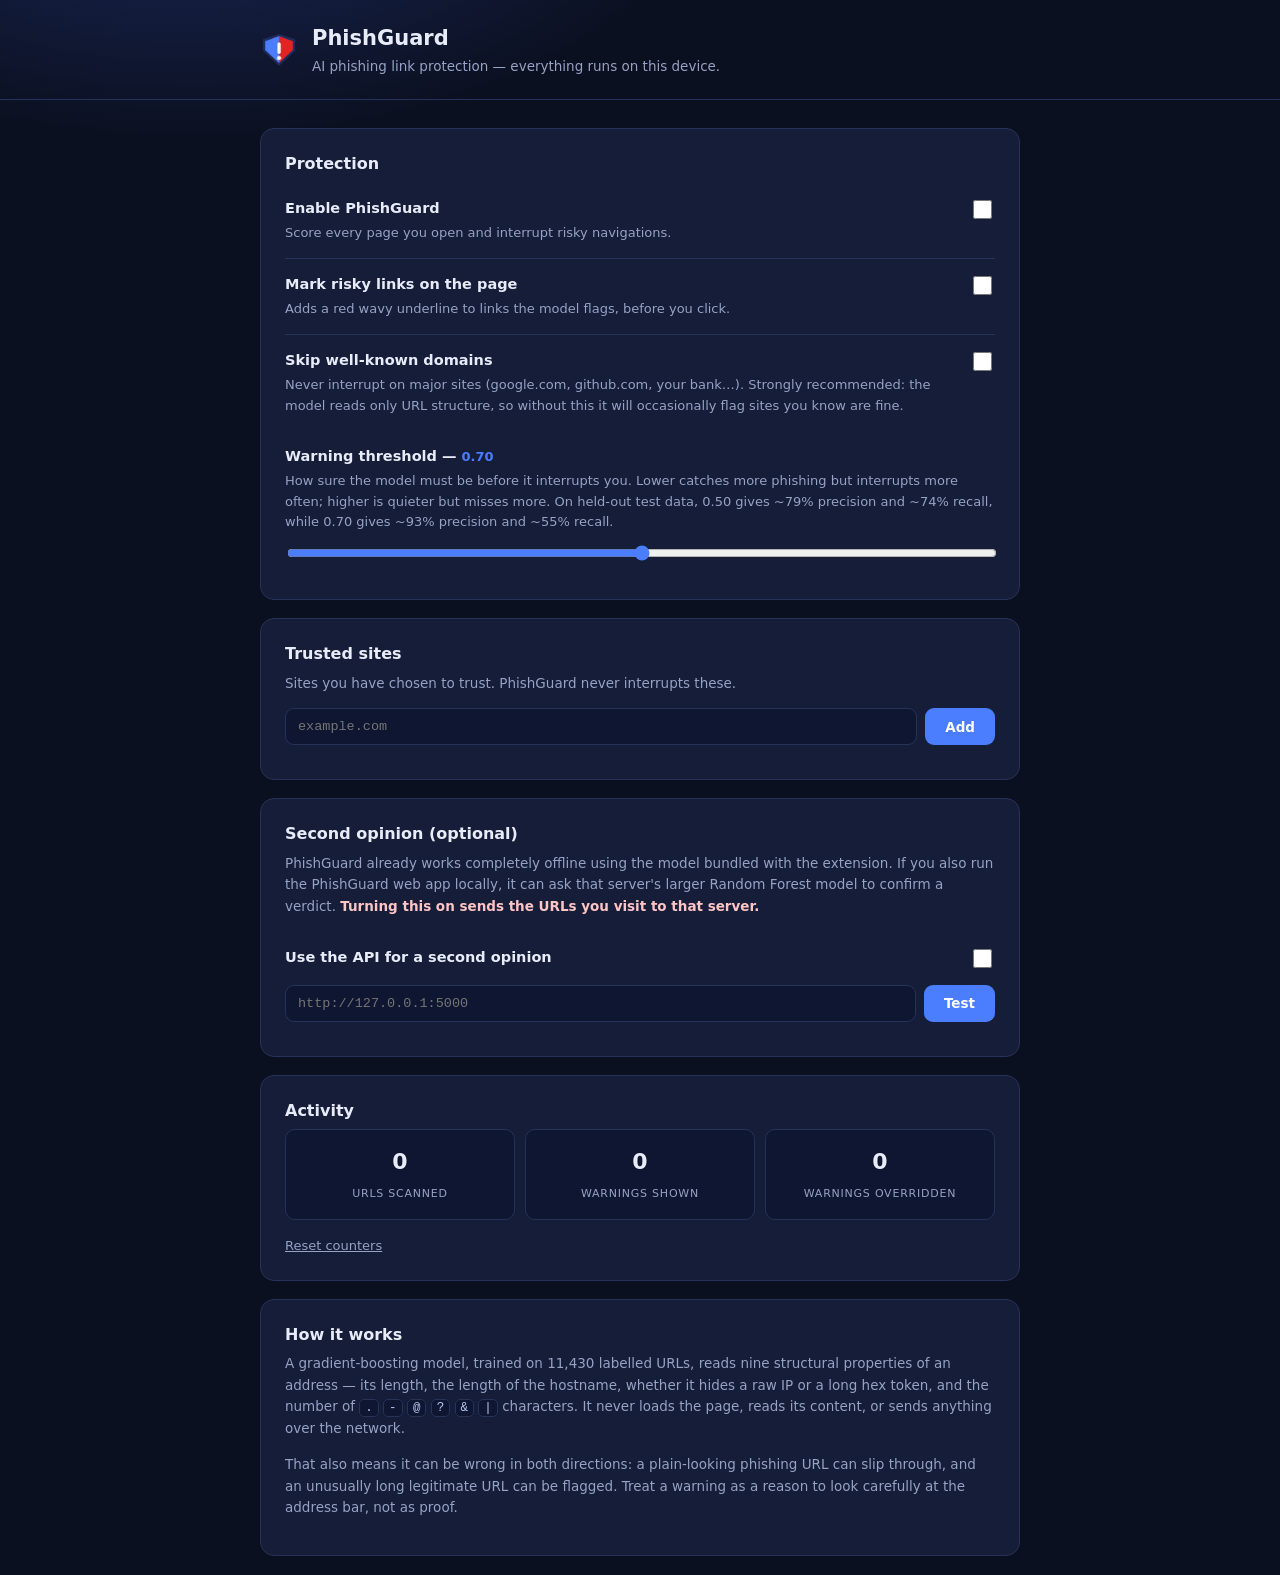
<file: extension/options.html>
<!DOCTYPE html>
<html lang="en">
<head>
<meta charset="utf-8">
<meta name="viewport" content="width=device-width, initial-scale=1">
<title>PhishGuard — Options</title>
<link rel="stylesheet" href="options.css">
</head>
<body>

<header class="head">
  <div class="wrap">
    <img src="icons/icon48.png" alt="" width="38" height="38">
    <div>
      <h1>PhishGuard</h1>
      <p>AI phishing link protection — everything runs on this device.</p>
    </div>
  </div>
</header>

<main class="wrap">

  <div id="welcome" class="welcome hidden">
    <strong>PhishGuard is installed.</strong>
    Browse as usual — you will only hear from it when a link looks like a
    phishing site. Nothing you visit is ever uploaded.
  </div>

  <section class="card">
    <h2>Protection</h2>

    <label class="row">
      <span>
        <b>Enable PhishGuard</b>
        <em>Score every page you open and interrupt risky navigations.</em>
      </span>
      <input type="checkbox" id="enabled">
    </label>

    <label class="row">
      <span>
        <b>Mark risky links on the page</b>
        <em>Adds a red wavy underline to links the model flags, before you click.</em>
      </span>
      <input type="checkbox" id="highlightLinks">
    </label>

    <label class="row">
      <span>
        <b>Skip well-known domains</b>
        <em>Never interrupt on major sites (google.com, github.com, your bank…).
            Strongly recommended: the model reads only URL structure, so without
            this it will occasionally flag sites you know are fine.</em>
      </span>
      <input type="checkbox" id="useAllowlist">
    </label>

    <div class="row block">
      <span>
        <b>Warning threshold — <em id="thresholdValue">0.70</em></b>
        <em>How sure the model must be before it interrupts you. Lower catches
            more phishing but interrupts more often; higher is quieter but
            misses more. On held-out test data, 0.50 gives ~79% precision and
            ~74% recall, while 0.70 gives ~93% precision and ~55% recall.</em>
      </span>
      <input type="range" id="threshold" min="0.3" max="0.9" step="0.05">
    </div>
  </section>

  <section class="card">
    <h2>Trusted sites</h2>
    <p class="muted">
      Sites you have chosen to trust. PhishGuard never interrupts these.
    </p>
    <div class="addrow">
      <input type="text" id="newDomain" placeholder="example.com" spellcheck="false">
      <button id="addDomain" type="button">Add</button>
    </div>
    <ul id="allowlist" class="chips"></ul>
  </section>

  <section class="card">
    <h2>Second opinion (optional)</h2>
    <p class="muted">
      PhishGuard already works completely offline using the model bundled with
      the extension. If you also run the PhishGuard web app locally, it can ask
      that server's larger Random Forest model to confirm a verdict.
      <strong>Turning this on sends the URLs you visit to that server.</strong>
    </p>

    <label class="row">
      <span><b>Use the API for a second opinion</b></span>
      <input type="checkbox" id="useApi">
    </label>

    <div class="addrow">
      <input type="text" id="apiUrl" placeholder="http://127.0.0.1:5000" spellcheck="false">
      <button id="testApi" type="button">Test</button>
    </div>
    <p id="apiStatus" class="status"></p>
  </section>

  <section class="card">
    <h2>Activity</h2>
    <div class="stats">
      <div><b id="statScanned">0</b><span>URLs scanned</span></div>
      <div><b id="statBlocked">0</b><span>Warnings shown</span></div>
      <div><b id="statProceeded">0</b><span>Warnings overridden</span></div>
    </div>
    <button id="resetStats" class="linkbtn" type="button">Reset counters</button>
  </section>

  <section class="card">
    <h2>How it works</h2>
    <p class="muted">
      A gradient-boosting model, trained on 11,430 labelled URLs, reads nine
      structural properties of an address — its length, the length of the
      hostname, whether it hides a raw IP or a long hex token, and the number of
      <code>.</code> <code>-</code> <code>@</code> <code>?</code> <code>&amp;</code>
      <code>|</code> characters. It never loads the page, reads its content, or
      sends anything over the network.
    </p>
    <p class="muted">
      That also means it can be wrong in both directions: a plain-looking
      phishing URL can slip through, and an unusually long legitimate URL can be
      flagged. Treat a warning as a reason to look carefully at the address bar,
      not as proof.
    </p>
  </section>

  <p class="save-note" id="saveNote">Saved</p>
</main>

<script src="options.js"></script>
</body>
</html>
</file>
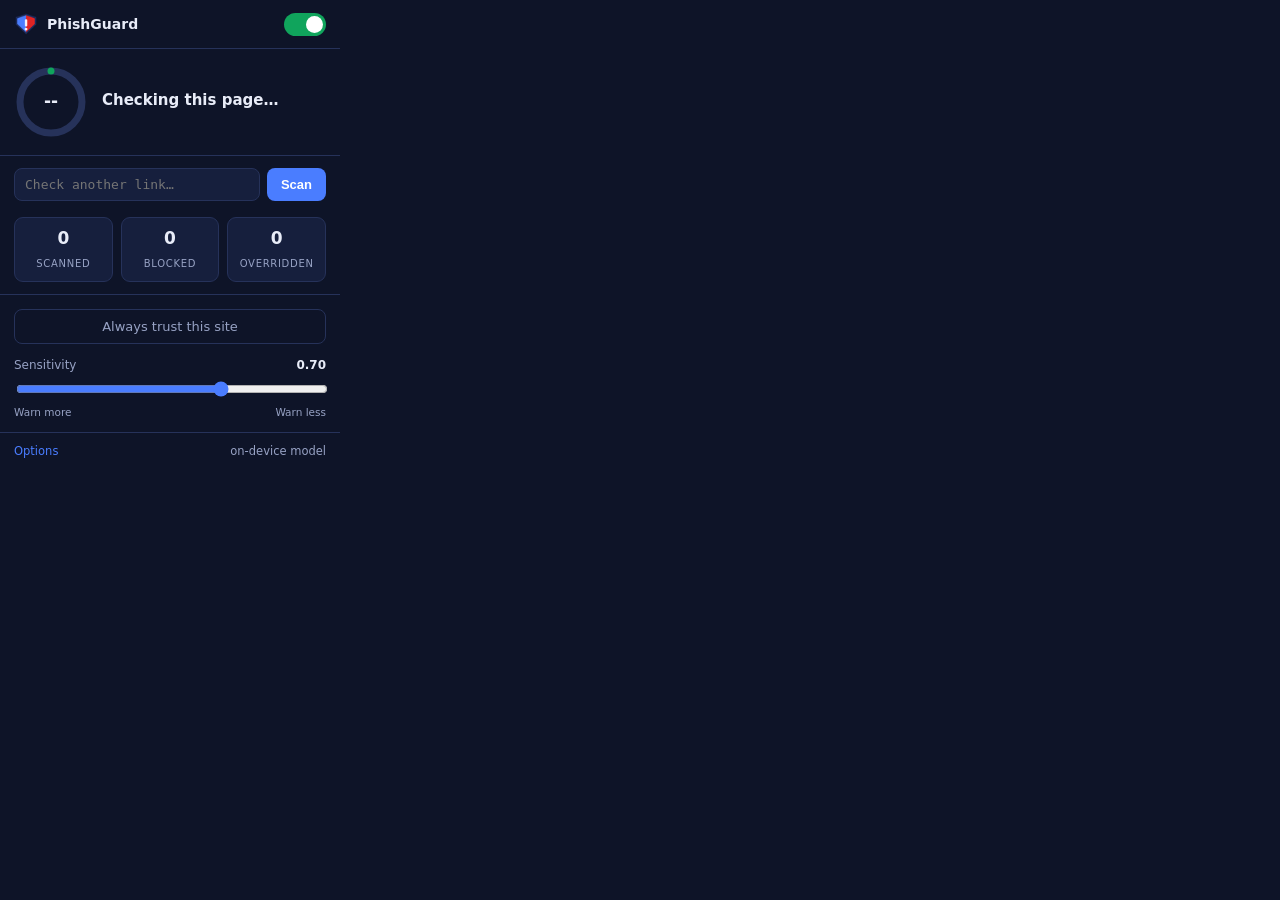
<file: extension/popup.html>
<!DOCTYPE html>
<html lang="en">
<head>
<meta charset="utf-8">
<title>PhishGuard</title>
<link rel="stylesheet" href="popup.css">
</head>
<body>

<header class="head">
  <div class="brand">
    <img src="icons/icon32.png" alt="" width="24" height="24">
    <span>PhishGuard</span>
  </div>
  <label class="switch" title="Turn protection on or off">
    <input type="checkbox" id="toggle-enabled" checked>
    <span class="slider"></span>
  </label>
</header>

<section id="current" class="current">
  <div class="ring">
    <svg width="74" height="74" viewBox="0 0 74 74">
      <circle cx="37" cy="37" r="31" fill="none" stroke="#26325a" stroke-width="7"/>
      <circle id="ring-fill" cx="37" cy="37" r="31" fill="none" stroke="#10a45c"
              stroke-width="7" stroke-linecap="round"
              stroke-dasharray="0 999" transform="rotate(-90 37 37)"/>
    </svg>
    <b id="ring-score">--</b>
  </div>
  <div class="current-text">
    <strong id="verdict-title">Checking this page…</strong>
    <span id="verdict-host"></span>
    <span id="verdict-note" class="note"></span>
  </div>
</section>

<section class="scanbox">
  <input id="manual-url" type="text" placeholder="Check another link…" spellcheck="false">
  <button id="manual-btn" type="button">Scan</button>
</section>
<div id="manual-result" class="manual-result hidden"></div>

<section class="stats">
  <div><b id="stat-scanned">0</b><span>Scanned</span></div>
  <div><b id="stat-blocked">0</b><span>Blocked</span></div>
  <div><b id="stat-proceeded">0</b><span>Overridden</span></div>
</section>

<section class="controls">
  <button id="btn-trust" class="ghost" type="button">Always trust this site</button>
  <div class="threshold">
    <label for="threshold">Sensitivity
      <em id="threshold-value">0.70</em>
    </label>
    <input type="range" id="threshold" min="0.3" max="0.9" step="0.05" value="0.7">
    <div class="scale"><span>Warn more</span><span>Warn less</span></div>
  </div>
</section>

<footer class="foot">
  <a href="#" id="open-options">Options</a>
  <span id="model-note">on-device model</span>
</footer>

<script src="lib/features.js"></script>
<script src="popup.js"></script>
</body>
</html>
</file>
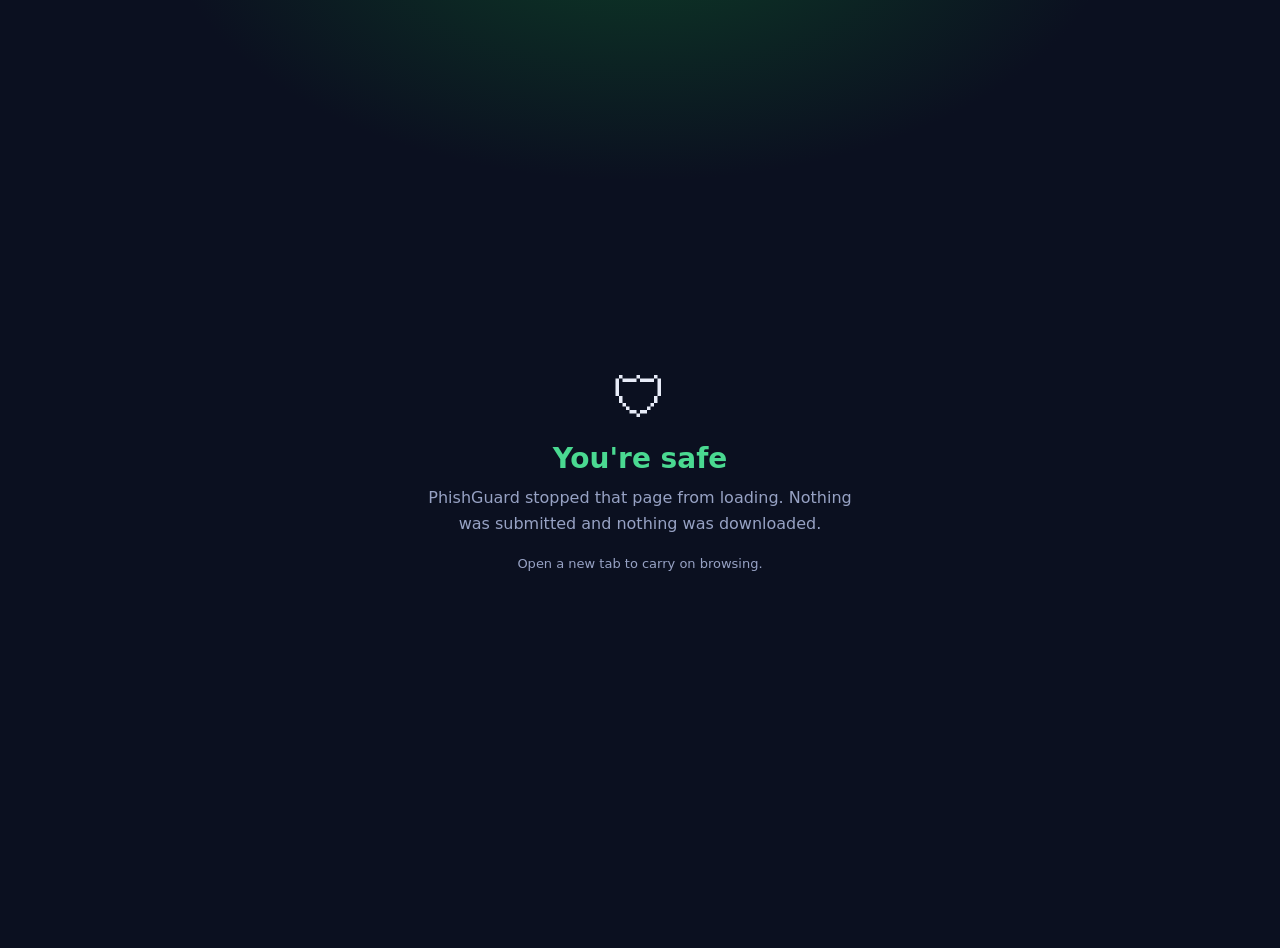
<file: extension/safe.html>
<!DOCTYPE html>
<html lang="en">
<head>
<meta charset="utf-8">
<meta name="viewport" content="width=device-width, initial-scale=1">
<title>You're safe — PhishGuard</title>
<style>
  body { margin:0; min-height:100vh; display:grid; place-items:center;
    background: radial-gradient(800px 460px at 50% -10%, #0d3d27 0%, transparent 60%), #0b1020;
    color:#e8ecf8; font-family:"Segoe UI",system-ui,-apple-system,Roboto,Arial,sans-serif;
    text-align:center; padding:24px; }
  .icon { font-size:56px; }
  h1 { margin:12px 0 10px; font-size:28px; color:#4ad991; }
  p { color:#97a2c4; max-width:440px; margin:0 auto 8px; line-height:1.6; }
  .hint { font-size:13px; margin-top:18px; }
</style>
</head>
<body>
  <div>
    <div class="icon">&#128737;</div>
    <h1>You're safe</h1>
    <p>PhishGuard stopped that page from loading. Nothing was submitted and
       nothing was downloaded.</p>
    <p class="hint">Open a new tab to carry on browsing.</p>
  </div>
</body>
</html>
</file>
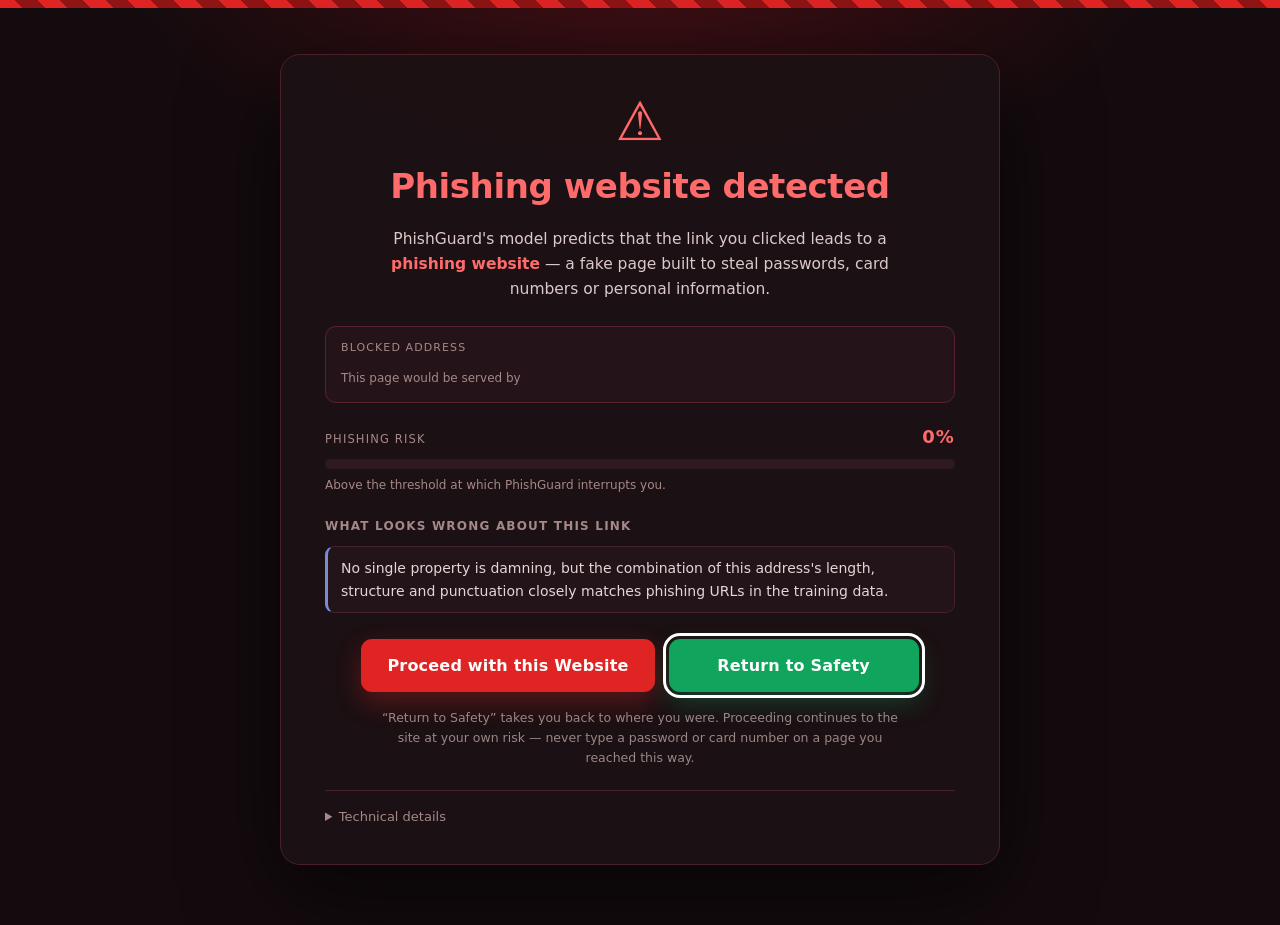
<file: extension/warning.html>
<!DOCTYPE html>
<html lang="en">
<head>
<meta charset="utf-8">
<meta name="viewport" content="width=device-width, initial-scale=1">
<title>Phishing website blocked — PhishGuard</title>
<link rel="stylesheet" href="warning.css">
</head>
<body>

<div class="stripe"></div>

<main class="shell">
  <div class="card">
    <div class="icon">&#9888;</div>

    <h1>Phishing website detected</h1>

    <p class="lead">
      PhishGuard's model predicts that the link you clicked leads to a
      <strong>phishing website</strong> — a fake page built to steal passwords,
      card numbers or personal information.
    </p>

    <div class="urlbox">
      <span class="urlbox-label">Blocked address</span>
      <code id="blocked-url">&nbsp;</code>
      <span class="urlbox-host" id="blocked-host"></span>
    </div>

    <div class="meter">
      <div class="meter-head">
        <span>Phishing risk</span>
        <strong id="risk-score">0%</strong>
      </div>
      <div class="bar"><i id="risk-fill"></i></div>
      <div class="meter-foot" id="risk-note"></div>
    </div>

    <section class="why">
      <h2>What looks wrong about this link</h2>
      <ul id="reasons"></ul>
    </section>

    <div class="actions">
      <button id="btn-proceed" class="btn btn-danger" type="button">
        Proceed with this Website
      </button>
      <button id="btn-safety" class="btn btn-safe" type="button">
        Return to Safety
      </button>
    </div>

    <p class="hint">
      &ldquo;Return to Safety&rdquo; takes you back to where you were.
      Proceeding continues to the site at your own risk — never type a
      password or card number on a page you reached this way.
    </p>

    <details class="details">
      <summary>Technical details</summary>
      <table id="feature-table"></table>
      <p class="fineprint">
        Scored on this device by a gradient-boosting model trained on 11,430
        labelled URLs. No part of your browsing was sent anywhere.
      </p>
      <button id="btn-trust" class="linkbtn" type="button">
        This site is safe — never warn me about it again
      </button>
    </details>
  </div>
</main>

<script src="lib/features.js"></script>
<script src="warning.js"></script>
</body>
</html>
</file>
<file: extension/options.css>
/* PhishGuard — options page */

:root {
  --bg: #0b1020;
  --panel: #151d38;
  --line: #26325a;
  --text: #e8ecf8;
  --muted: #97a2c4;
  --accent: #4a7dff;
  --safe: #10a45c;
  --danger: #e02424;
}

* { box-sizing: border-box; }

body {
  margin: 0;
  background:
    radial-gradient(900px 500px at 15% -10%, #1b2a5e 0%, transparent 60%),
    var(--bg);
  color: var(--text);
  font-family: "Segoe UI", system-ui, -apple-system, Roboto, Arial, sans-serif;
  line-height: 1.6;
  min-height: 100vh;
}

.wrap { width: min(760px, 92vw); margin: 0 auto; }

.head { border-bottom: 1px solid var(--line); padding: 22px 0; margin-bottom: 28px; }
.head .wrap { display: flex; align-items: center; gap: 14px; }
.head h1 { margin: 0; font-size: 21px; }
.head p { margin: 0; color: var(--muted); font-size: 13.5px; }

.welcome {
  background: rgba(16, 164, 92, .10); border: 1px solid #1c6b45;
  border-radius: 12px; padding: 14px 18px; margin-bottom: 20px; font-size: 14px;
}
.welcome strong { color: #6ee7a8; }
.hidden { display: none !important; }

.card {
  background: var(--panel); border: 1px solid var(--line);
  border-radius: 14px; padding: 22px 24px; margin-bottom: 18px;
}
.card h2 { margin: 0 0 6px; font-size: 16px; }
.muted { color: var(--muted); font-size: 13.5px; margin: 0 0 14px; }
.muted strong { color: #ffc4c4; }

.row {
  display: flex; align-items: flex-start; justify-content: space-between;
  gap: 20px; padding: 14px 0; border-top: 1px solid var(--line); cursor: pointer;
}
.row:first-of-type { border-top: 0; }
.row span { display: block; }
.row b { display: block; font-size: 14.5px; font-weight: 600; }
.row em {
  display: block; font-style: normal; color: var(--muted); font-size: 13px;
  margin-top: 3px;
}
.row input[type="checkbox"] {
  width: 19px; height: 19px; accent-color: var(--safe); margin-top: 3px;
  flex: 0 0 19px; cursor: pointer;
}
.row.block { flex-direction: column; gap: 10px; cursor: default; }
.row.block b em { display: inline; color: var(--accent); }
.row.block input[type="range"] { width: 100%; accent-color: var(--accent); }

.addrow { display: flex; gap: 8px; margin-bottom: 12px; }
.addrow input {
  flex: 1; background: #0f1631; border: 1px solid var(--line); color: var(--text);
  border-radius: 9px; padding: 10px 12px; font-size: 13.5px; outline: none;
  font-family: ui-monospace, Consolas, monospace;
}
.addrow input:focus { border-color: var(--accent); }
.addrow button {
  background: var(--accent); border: 0; color: #fff; border-radius: 9px;
  padding: 10px 20px; cursor: pointer; font-weight: 600; font-size: 13.5px;
  font-family: inherit;
}
.addrow button:hover { background: #3b6ae8; }

.chips { list-style: none; margin: 0; padding: 0; display: flex; flex-wrap: wrap; gap: 8px; }
.chips li {
  display: flex; align-items: center; gap: 8px; background: #0f1631;
  border: 1px solid var(--line); border-radius: 999px; padding: 5px 8px 5px 14px;
  font-size: 13px; font-family: ui-monospace, Consolas, monospace;
}
.chips button {
  background: none; border: 0; color: var(--muted); cursor: pointer;
  font-size: 15px; line-height: 1; padding: 0 4px;
}
.chips button:hover { color: var(--danger); }
.chips .empty {
  border: 0; background: none; color: var(--muted); padding-left: 0;
  font-family: inherit;
}

.status { font-size: 13px; margin: 4px 0 0; }
.status.ok { color: #6ee7a8; }
.status.err { color: #ff8f8f; }

.stats { display: grid; grid-template-columns: repeat(3, 1fr); gap: 10px; margin-bottom: 12px; }
.stats div {
  background: #0f1631; border: 1px solid var(--line); border-radius: 10px;
  padding: 14px; text-align: center;
}
.stats b { display: block; font-size: 22px; }
.stats span {
  font-size: 11px; color: var(--muted); text-transform: uppercase;
  letter-spacing: .07em;
}

.linkbtn {
  background: none; border: 0; color: var(--muted); cursor: pointer;
  font-size: 13px; padding: 0; text-decoration: underline; font-family: inherit;
}
.linkbtn:hover { color: var(--text); }

code {
  background: #0f1631; border: 1px solid var(--line); border-radius: 5px;
  padding: 1px 5px; font-size: 12.5px; color: #b9c6f2;
  font-family: ui-monospace, Consolas, monospace;
}

.save-note {
  position: fixed; bottom: 22px; left: 50%; transform: translateX(-50%) translateY(20px);
  background: var(--safe); color: #fff; padding: 9px 22px; border-radius: 999px;
  font-size: 13.5px; font-weight: 600; opacity: 0; pointer-events: none;
  transition: opacity .2s ease, transform .2s ease;
}
.save-note.show { opacity: 1; transform: translateX(-50%) translateY(0); }
</file>
<file: extension/popup.css>
/* PhishGuard — toolbar popup */

:root {
  --bg: #0e1428;
  --panel: #161f3d;
  --line: #26325a;
  --text: #e8ecf8;
  --muted: #97a2c4;
  --accent: #4a7dff;
  --danger: #e02424;
  --safe: #10a45c;
  --warn: #e8a33d;
}

* { box-sizing: border-box; }

body {
  margin: 0;
  width: 340px;
  background: var(--bg);
  color: var(--text);
  font-family: "Segoe UI", system-ui, -apple-system, Roboto, Arial, sans-serif;
  font-size: 14px;
  line-height: 1.5;
}

.head {
  display: flex; align-items: center; justify-content: space-between;
  padding: 12px 14px; border-bottom: 1px solid var(--line);
}
.brand { display: flex; align-items: center; gap: 9px; font-weight: 700; }

/* on/off switch */
.switch { position: relative; display: inline-block; width: 42px; height: 23px; }
.switch input { opacity: 0; width: 0; height: 0; }
.slider {
  position: absolute; cursor: pointer; inset: 0; background: #3a4470;
  border-radius: 999px; transition: background .18s;
}
.slider::before {
  content: ""; position: absolute; height: 17px; width: 17px; left: 3px; top: 3px;
  background: #fff; border-radius: 50%; transition: transform .18s;
}
.switch input:checked + .slider { background: var(--safe); }
.switch input:checked + .slider::before { transform: translateX(19px); }

/* current page */
.current {
  display: flex; align-items: center; gap: 14px;
  padding: 16px 14px; border-bottom: 1px solid var(--line);
}
.ring { position: relative; width: 74px; height: 74px; flex: 0 0 74px; }
.ring b {
  position: absolute; inset: 0; display: grid; place-items: center;
  font-size: 17px; font-weight: 700;
}
.current-text { display: flex; flex-direction: column; gap: 2px; min-width: 0; }
.current-text strong { font-size: 15px; }
#verdict-host {
  font-size: 12px; color: var(--muted);
  font-family: ui-monospace, Consolas, monospace;
  overflow: hidden; text-overflow: ellipsis; white-space: nowrap;
}
.note { font-size: 11.5px; color: var(--muted); }

/* manual scan */
.scanbox { display: flex; gap: 7px; padding: 12px 14px 8px; }
#manual-url {
  flex: 1; min-width: 0; background: var(--panel); border: 1px solid var(--line);
  color: var(--text); border-radius: 8px; padding: 8px 10px; font-size: 13px;
  font-family: ui-monospace, Consolas, monospace; outline: none;
}
#manual-url:focus { border-color: var(--accent); }
#manual-btn {
  background: var(--accent); border: 0; color: #fff; border-radius: 8px;
  padding: 8px 14px; cursor: pointer; font-weight: 600; font-size: 13px;
}
#manual-btn:hover { background: #3b6ae8; }
.manual-result {
  margin: 0 14px 8px; padding: 9px 11px; border-radius: 8px; font-size: 12.5px;
  border: 1px solid var(--line); background: var(--panel);
  border-left-width: 3px;
}
.manual-result.bad { border-left-color: var(--danger); color: #ffb3b3; }
.manual-result.ok { border-left-color: var(--safe); color: #9ff0c4; }
.manual-result .u {
  display: block; color: var(--muted); font-size: 11px;
  font-family: ui-monospace, Consolas, monospace; word-break: break-all;
  margin-top: 3px;
}
.hidden { display: none !important; }

/* stats */
.stats {
  display: grid; grid-template-columns: repeat(3, 1fr); gap: 8px;
  padding: 8px 14px 12px;
}
.stats div {
  background: var(--panel); border: 1px solid var(--line); border-radius: 9px;
  padding: 8px 6px; text-align: center;
}
.stats b { display: block; font-size: 17px; }
.stats span {
  font-size: 10px; color: var(--muted); text-transform: uppercase;
  letter-spacing: .07em;
}

/* controls */
.controls { padding: 4px 14px 12px; border-top: 1px solid var(--line); }
.ghost {
  width: 100%; background: transparent; border: 1px solid var(--line);
  color: var(--muted); border-radius: 8px; padding: 9px; cursor: pointer;
  font-size: 13px; margin: 10px 0 12px; font-family: inherit;
}
.ghost:hover { color: var(--text); border-color: var(--accent); }
.ghost:disabled { opacity: .5; cursor: default; }
.threshold label {
  display: flex; justify-content: space-between; font-size: 12px;
  color: var(--muted); margin-bottom: 5px;
}
.threshold em { font-style: normal; color: var(--text); font-weight: 700; }
#threshold { width: 100%; accent-color: var(--accent); }
.scale {
  display: flex; justify-content: space-between; font-size: 10.5px;
  color: var(--muted); margin-top: 2px;
}

/* footer */
.foot {
  display: flex; justify-content: space-between; align-items: center;
  padding: 10px 14px; border-top: 1px solid var(--line);
  font-size: 11.5px; color: var(--muted);
}
.foot a { color: var(--accent); text-decoration: none; }
.foot a:hover { text-decoration: underline; }
</file>
<file: extension/warning.css>
/* PhishGuard — full-page phishing warning interstitial */

:root {
  --danger: #e02424;
  --danger-bright: #ff6b6b;
  --safe: #10a45c;
  --ink: #f3e9e9;
  --muted: #b6a3a3;
  --line: #4a2028;
}

* { box-sizing: border-box; }

html, body {
  margin: 0;
  padding: 0;
  min-height: 100vh;
  background:
    radial-gradient(900px 520px at 50% -10%, #4a0f14 0%, transparent 60%),
    #140b0e;
  color: var(--ink);
  font-family: "Segoe UI", Inter, system-ui, -apple-system, Roboto, Arial, sans-serif;
  line-height: 1.6;
}

.stripe {
  height: 8px;
  background: repeating-linear-gradient(45deg,
    #e02424 0 16px, #8f1414 16px 32px);
}

.shell {
  display: grid;
  place-items: start center;
  padding: 46px 20px 60px;
}

.card {
  width: min(720px, 100%);
  background: rgba(28, 17, 20, .92);
  border: 1px solid var(--line);
  border-radius: 20px;
  padding: 40px 44px 36px;
  box-shadow: 0 30px 90px rgba(0, 0, 0, .6);
  text-align: center;
  animation: rise .25s cubic-bezier(.2, .9, .3, 1.1);
}
@keyframes rise {
  from { transform: translateY(10px); opacity: 0; }
  to { transform: translateY(0); opacity: 1; }
}

.icon {
  font-size: 54px;
  line-height: 1;
  color: var(--danger-bright);
  margin-bottom: 10px;
  animation: pulse 2.4s ease-in-out infinite;
}
@keyframes pulse {
  0%, 100% { transform: scale(1); opacity: 1; }
  50% { transform: scale(1.07); opacity: .82; }
}

h1 {
  margin: 0 0 14px;
  font-size: clamp(26px, 4vw, 34px);
  color: var(--danger-bright);
  letter-spacing: -.4px;
}

.lead {
  margin: 0 auto 24px;
  max-width: 540px;
  color: #dcc9c9;
  font-size: 15.5px;
}
.lead strong { color: var(--danger-bright); }

/* ---------- url ---------- */
.urlbox {
  text-align: left;
  background: #241318;
  border: 1px solid #5a222c;
  border-radius: 11px;
  padding: 12px 15px;
  margin-bottom: 20px;
}
.urlbox-label {
  display: block;
  font-size: 11px;
  text-transform: uppercase;
  letter-spacing: .1em;
  color: #a58888;
  margin-bottom: 5px;
}
.urlbox code {
  display: block;
  font-family: ui-monospace, "Cascadia Mono", Consolas, monospace;
  font-size: 13px;
  color: #ffc9c9;
  word-break: break-all;
}
.urlbox-host {
  display: inline-block;
  margin-top: 8px;
  font-size: 12px;
  color: #a58888;
}
.urlbox-host b { color: #ffb0b0; }

/* ---------- risk meter ---------- */
.meter { text-align: left; margin-bottom: 22px; }
.meter-head {
  display: flex; justify-content: space-between; align-items: baseline;
  font-size: 11.5px; text-transform: uppercase; letter-spacing: .1em;
  color: #a58888; margin-bottom: 7px;
}
.meter-head strong { font-size: 18px; color: var(--danger-bright); }
.bar {
  height: 10px; background: #2e1a1f; border-radius: 999px; overflow: hidden;
}
.bar i {
  display: block; height: 100%; width: 0;
  background: linear-gradient(90deg, #e8a33d, #e02424);
  transition: width .7s cubic-bezier(.2, .8, .3, 1);
}
.meter-foot { font-size: 12px; color: #a58888; margin-top: 7px; }

/* ---------- reasons ---------- */
.why { text-align: left; margin-bottom: 26px; }
.why h2 {
  font-size: 12px; text-transform: uppercase; letter-spacing: .1em;
  color: #a58888; margin: 0 0 10px; font-weight: 600;
}
.why ul { list-style: none; margin: 0; padding: 0; display: grid; gap: 8px; }
.why li {
  font-size: 14px; color: #e6d5d5; background: #221419;
  border: 1px solid #47202a; border-left: 3px solid var(--danger);
  border-radius: 9px; padding: 10px 13px;
}
.why li.warn { border-left-color: #e8a33d; }
.why li.info { border-left-color: #7a8bd6; }

/* ---------- buttons ---------- */
.actions {
  display: flex; gap: 14px; justify-content: center; flex-wrap: wrap;
  margin-bottom: 16px;
}
.btn {
  border: 0; border-radius: 11px; padding: 17px 26px; cursor: pointer;
  font-size: 16px; font-weight: 700; color: #fff; letter-spacing: .2px;
  min-width: 250px; font-family: inherit;
  transition: transform .12s ease, background .12s ease, box-shadow .12s ease;
}
.btn:hover { transform: translateY(-2px); }
.btn:active { transform: translateY(0); }
.btn:focus-visible { outline: 3px solid #fff; outline-offset: 3px; }
.btn-danger {
  background: var(--danger); box-shadow: 0 10px 26px rgba(224, 36, 36, .32);
}
.btn-danger:hover { background: #c31d1d; }
.btn-safe {
  background: var(--safe); box-shadow: 0 10px 26px rgba(16, 164, 92, .32);
}
.btn-safe:hover { background: #0b8c4d; }

.hint {
  font-size: 12.5px; color: #9b8686; margin: 0 auto 22px; max-width: 520px;
}

/* ---------- details ---------- */
.details {
  text-align: left; border-top: 1px solid var(--line); padding-top: 16px;
}
.details summary {
  cursor: pointer; font-size: 13px; color: #a58888; user-select: none;
}
.details summary:hover { color: var(--ink); }
.details table {
  width: 100%; border-collapse: collapse; font-size: 13px; margin: 14px 0 10px;
}
.details td { padding: 6px 8px; border-bottom: 1px solid #35191f; }
.details td:first-child { color: #a58888; }
.details td:last-child {
  text-align: right; font-weight: 600;
  font-family: ui-monospace, Consolas, monospace;
}
.details tr.flag td:last-child { color: var(--danger-bright); }
.fineprint { font-size: 12px; color: #8d7878; }
.linkbtn {
  background: none; border: 0; color: #a58888; cursor: pointer;
  font-size: 12.5px; padding: 0; text-decoration: underline;
  font-family: inherit;
}
.linkbtn:hover { color: var(--ink); }

@media (max-width: 560px) {
  .card { padding: 30px 22px 28px; }
  .btn { min-width: 100%; }
}
</file>
